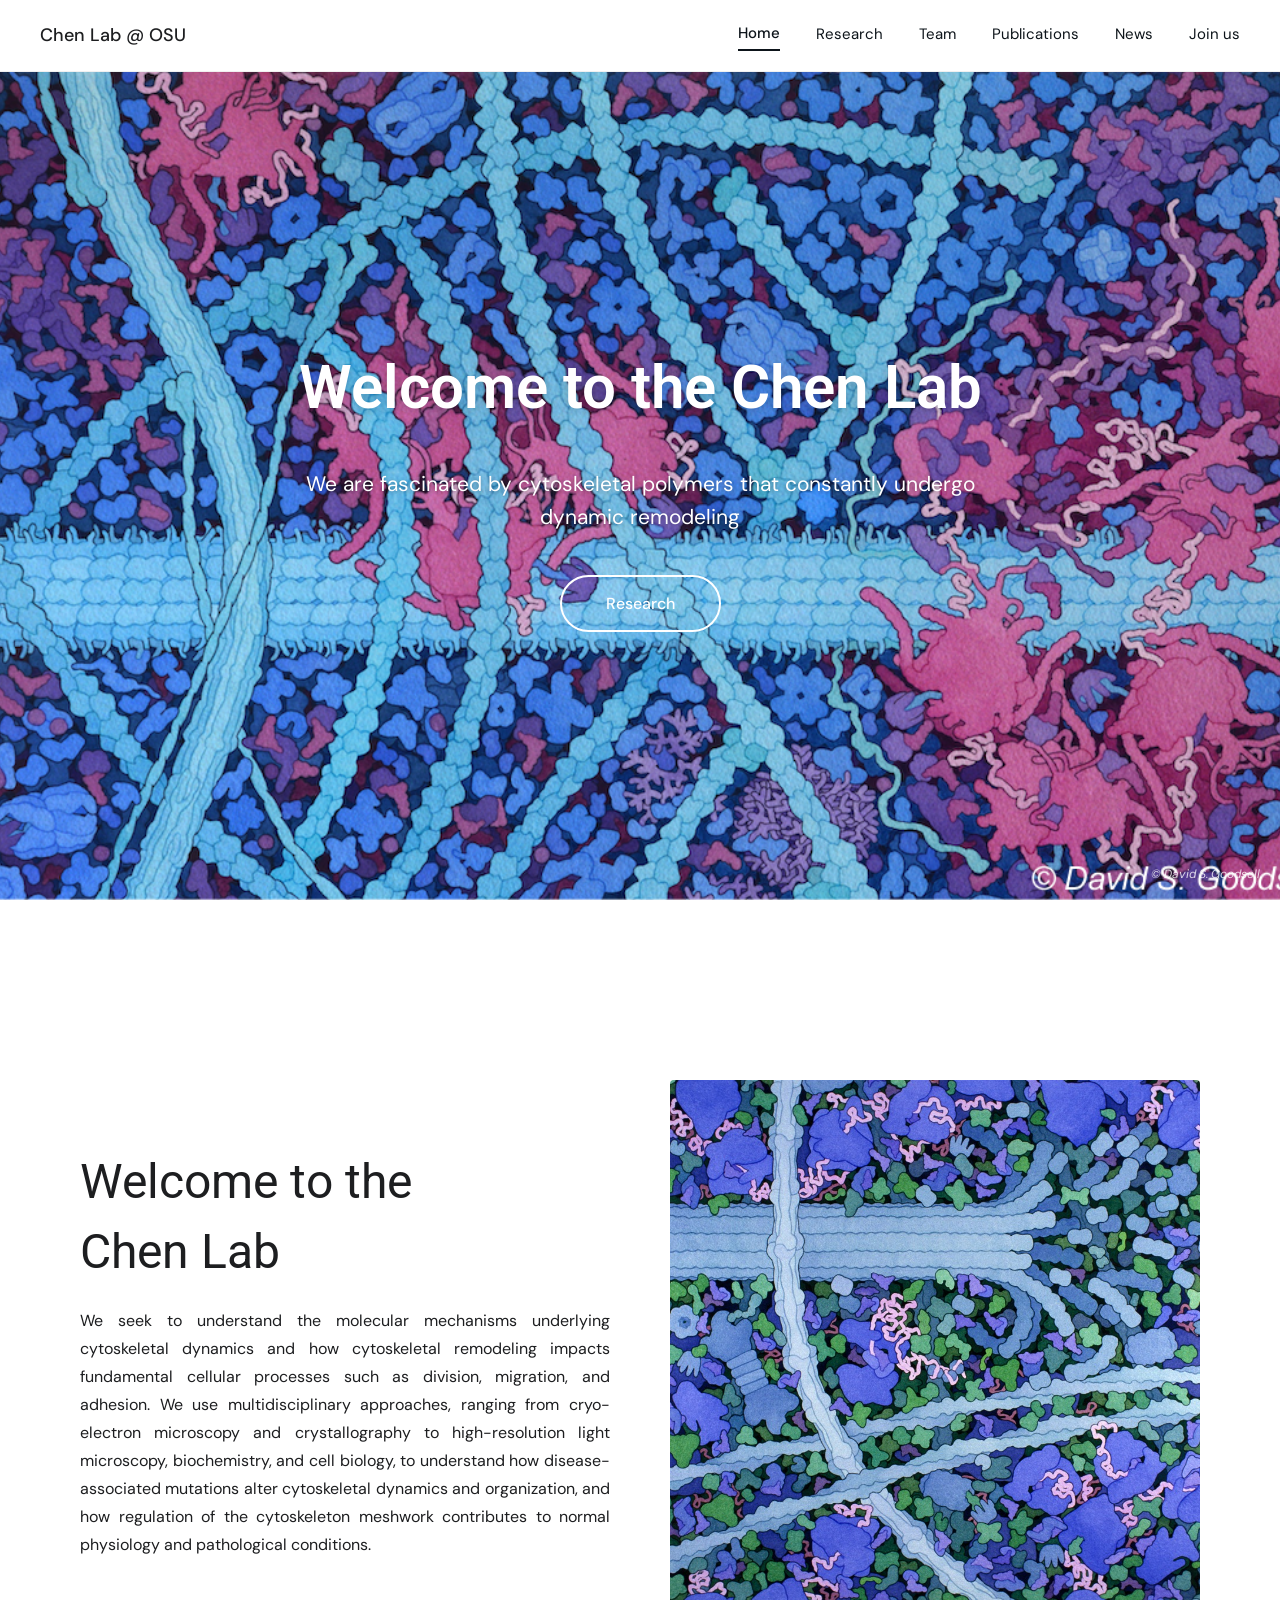
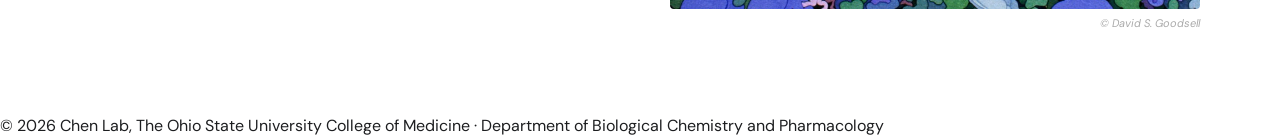
<file: index.html>
<!DOCTYPE html>
<html lang="en">
<head>
  <meta charset="UTF-8">
  <meta name="viewport" content="width=device-width, initial-scale=1.0">
  <title>Chen Lab | The Ohio State University</title>
  <link rel="stylesheet" href="css/style.css">
</head>
<body>
<header>
  <div class="nav-left">
        <a href="index.html" class="nav-site-title">Chen Lab @ OSU</a>
  </div>
  <nav>
    <a href="index.html" class="active">Home</a>
    <a href="research.html">Research</a>
    <a href="team.html">Team</a>
    <a href="publications.html">Publications</a>
    <a href="news.html">News</a>
    <a href="join-us.html">Join us</a>
  </nav>
</header>

<section class="hero">
  <img class="hero-bg" src="images/front-01.png" alt="Cytoskeletal illustration by David S. Goodsell">
  <div class="hero-content">
    <h1>Welcome to the Chen Lab</h1>
    <p>We are fascinated by cytoskeletal polymers that constantly undergo dynamic remodeling</p>
    <a href="research.html" class="btn-pill">Research</a>
  </div>
  <span class="hero-credit">&copy; David S. Goodsell</span>
</section>

<div class="two-col" style="padding-top: 180px;">
  <div class="two-col-text">
    <h3><span style="display:block;margin-bottom:14px;">Welcome to the</span>Chen Lab</h3>
    <p>We seek to understand the molecular mechanisms underlying cytoskeletal dynamics and how cytoskeletal remodeling impacts fundamental cellular processes such as division, migration, and adhesion. We use multidisciplinary approaches, ranging from cryo-electron microscopy and crystallography to high-resolution light microscopy, biochemistry, and cell biology, to understand how disease-associated mutations alter cytoskeletal dynamics and organization, and how regulation of the cytoskeleton meshwork contributes to normal physiology and pathological conditions.</p>
  </div>
  <div class="two-col-image">
    <img src="images/biosites-cytoplasm.jpg" alt="Cytoplasm illustration by David S. Goodsell">
    <p class="img-credit">&copy; David S. Goodsell</p>
  </div>
</div>

<footer>
  <p>&copy; 2026 Chen Lab, The Ohio State University College of Medicine &middot; Department of Biological Chemistry and Pharmacology</p>
</footer>
</body>
</html>
</file>
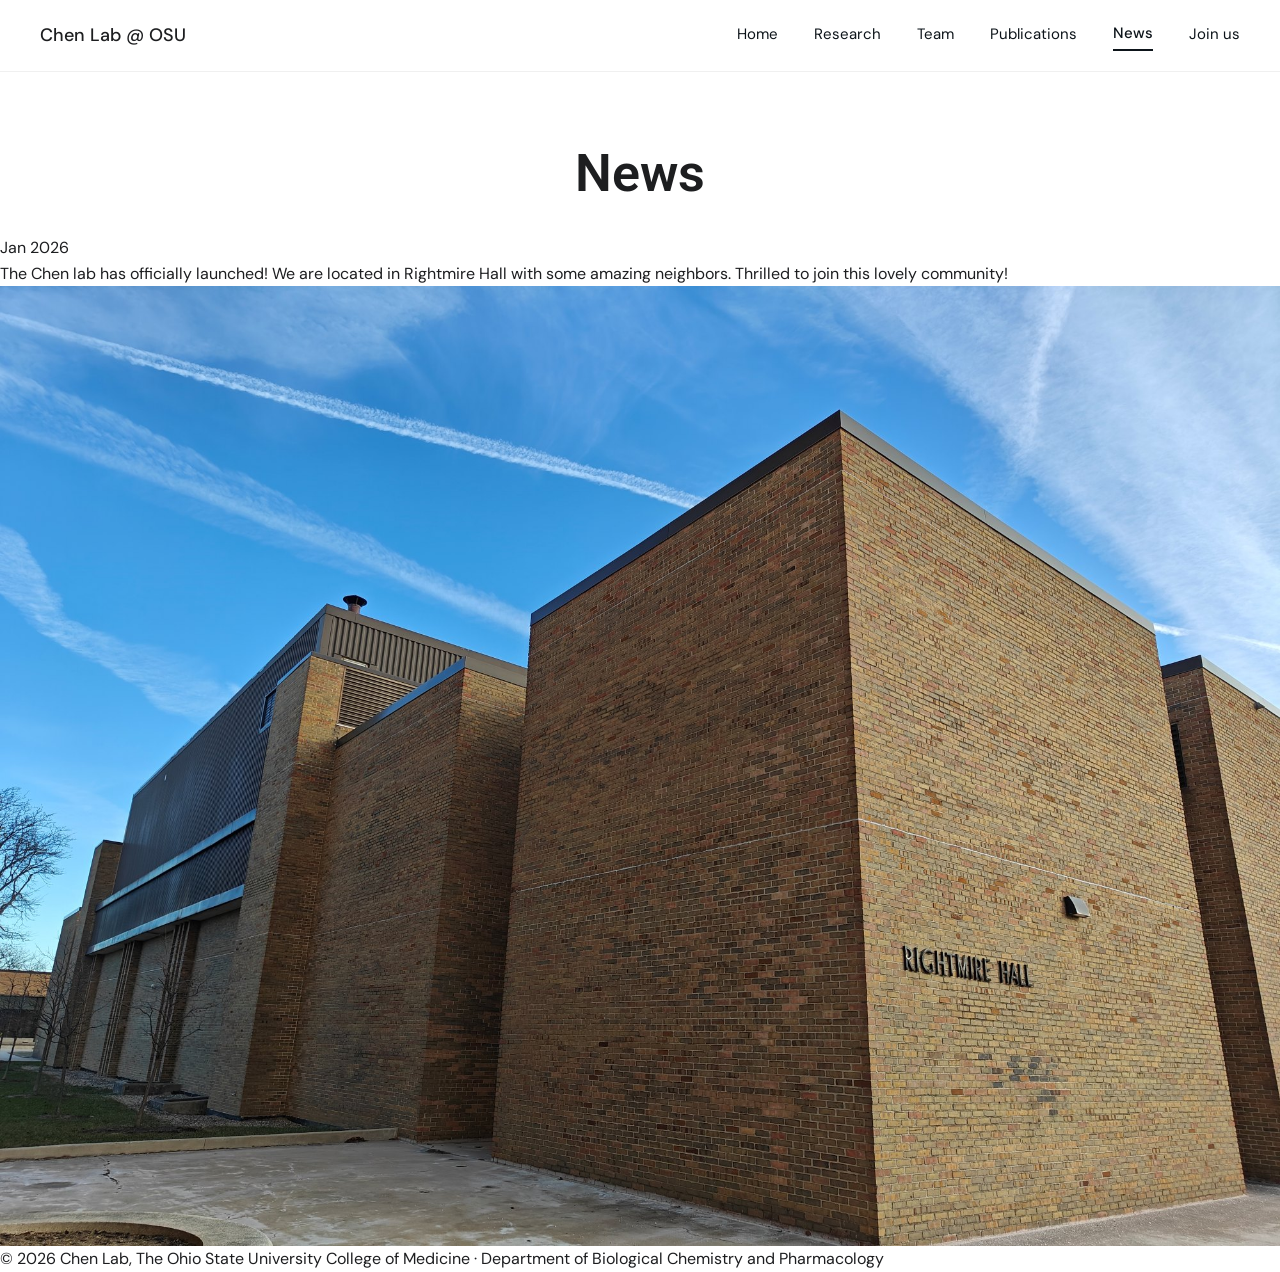
<file: news.html>
<!DOCTYPE html>
  <html lang="en">
  <head>
    <meta charset="UTF-8">
    <meta name="viewport" content="width=device-width, initial-scale=1.0">
    <title>News | Chen Lab</title>
    <link rel="stylesheet" href="css/style.css">
  </head>
  <body>
  <header>
    <div class="nav-left">
    <a href="index.html" class="nav-site-title">Chen Lab @ OSU</a>
  </div>
    <nav>
      <a href="index.html">Home</a>
      <a href="research.html">Research</a>
      <a href="team.html">Team</a>
      <a href="publications.html">Publications</a>
      <a href="news.html" class="active">News</a>
      <a href="join-us.html">Join us</a>
    </nav>
  </header>
  <div class="page-title-section">
    <h1>News</h1>
  </div>
  <div class="news-section">
    <div class="news-item">
      <div class="news-date">Jan 2026</div>
      <div class="news-text">
        <p>The Chen lab has officially launched! We are located in Rightmire Hall with some amazing neighbors. Thrilled to join this lovely community!</p>
      </div>
      <div class="news-img">
        <img src="images/RightmireHall.jpg" alt="Rightmire Hall at The Ohio State University">
      </div>
    </div>
  </div>
  <footer>
    <p>© 2026 Chen Lab, The Ohio State University College of Medicine · Department of Biological Chemistry and Pharmacology</p>
  </footer>
  </body>
  </html>
</file>
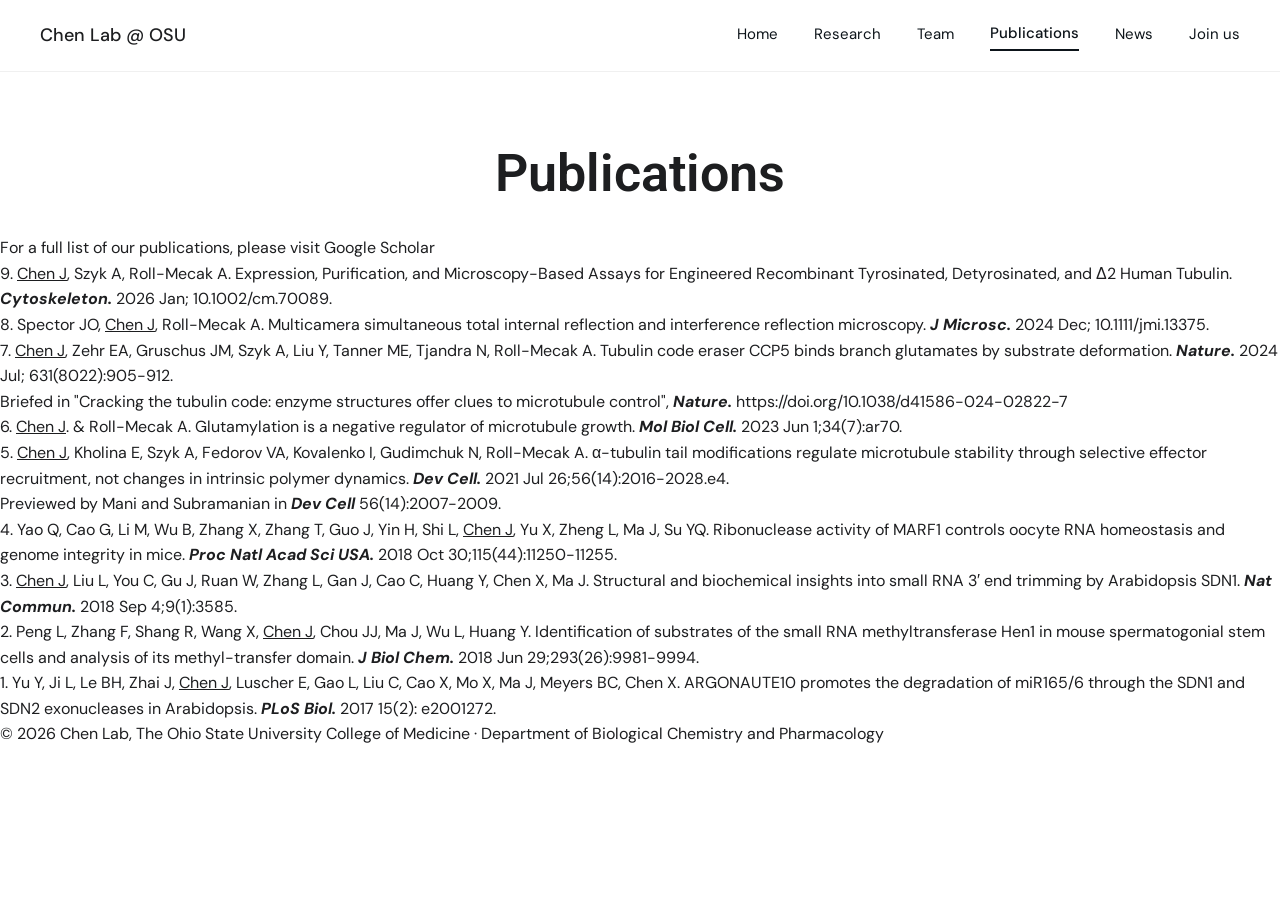
<file: publications.html>
<!DOCTYPE html>
<html lang="en">
<head>
  <meta charset="UTF-8">
    <meta name="viewport" content="width=device-width, initial-scale=1.0">
      <title>Publications | Chen Lab</title>
        <link rel="stylesheet" href="css/style.css">
        </head>
        <body>
        <header>
          <div class="nav-left">
    <a href="index.html" class="nav-site-title">Chen Lab @ OSU</a>
  </div>
                      <nav>
                          <a href="index.html">Home</a>
                              <a href="research.html">Research</a>
                                  <a href="team.html">Team</a>
                                      <a href="publications.html" class="active">Publications</a>
                                          <a href="news.html">News</a>
                                              <a href="join-us.html">Join us</a>
                                                </nav>
                                                </header>
                                                <div class="page-title-section">
                                                  <h1>Publications</h1>
                                                  </div>
                                                  <div class="publications-list">
                                                    <p class="google-scholar-note">For a full list of our publications, please visit <a href="https://scholar.google.com/citations?user=RG27PmgAAAAJ&hl=en" target="_blank" rel="noopener">Google Scholar</a></p>
                                                      <div class="pub-item">
                                                          <p><span class="pub-number">9.</span> <span style="text-decoration:underline;">Chen J</span>, Szyk A, Roll-Mecak A. Expression, Purification, and Microscopy-Based Assays for Engineered Recombinant Tyrosinated, Detyrosinated, and &#916;2 Human Tubulin. <strong><em>Cytoskeleton.</em></strong> 2026 Jan; 10.1002/cm.70089.</p>
                                                            </div>
                                                              <div class="pub-item">
                                                                  <p><span class="pub-number">8.</span> Spector JO, <span style="text-decoration:underline;">Chen J</span>, Roll-Mecak A. Multicamera simultaneous total internal reflection and interference reflection microscopy. <strong><em>J Microsc.</em></strong> 2024 Dec; 10.1111/jmi.13375.</p>
                                                                    </div>
                                                                      <div class="pub-item">
                                                                          <p><span class="pub-number">7.</span> <span style="text-decoration:underline;">Chen J</span>, Zehr EA, Gruschus JM, Szyk A, Liu Y, Tanner ME, Tjandra N, Roll-Mecak A. Tubulin code eraser CCP5 binds branch glutamates by substrate deformation. <strong><em>Nature.</em></strong> 2024 Jul; 631(8022):905-912.</p>
                                                                              <p class="pub-note">Briefed in "Cracking the tubulin code: enzyme structures offer clues to microtubule control", <strong><em>Nature.</em></strong> <a href="https://doi.org/10.1038/d41586-024-02822-7" target="_blank" rel="noopener">https://doi.org/10.1038/d41586-024-02822-7</a></p>
                                                                                </div>
                                                                                  <div class="pub-item">
                                                                                      <p><span class="pub-number">6.</span> <span style="text-decoration:underline;">Chen J</span>. &amp; Roll-Mecak A. Glutamylation is a negative regulator of microtubule growth. <strong><em>Mol Biol Cell.</em></strong> 2023 Jun 1;34(7):ar70.</p>
                                                                                        </div>
                                                                                          <div class="pub-item">
                                                                                              <p><span class="pub-number">5.</span> <span style="text-decoration:underline;">Chen J</span>, Kholina E, Szyk A, Fedorov VA, Kovalenko I, Gudimchuk N, Roll-Mecak A. &#945;-tubulin tail modifications regulate microtubule stability through selective effector recruitment, not changes in intrinsic polymer dynamics. <strong><em>Dev Cell.</em></strong> 2021 Jul 26;56(14):2016-2028.e4.</p>
    <p class="pub-note">Previewed by Mani and Subramanian in <strong><em>Dev Cell</em></strong> 56(14):2007-2009.</p>
                                                                                                </div>
                                                                                                  <div class="pub-item">
                                                                                                      <p><span class="pub-number">4.</span> Yao Q, Cao G, Li M, Wu B, Zhang X, Zhang T, Guo J, Yin H, Shi L, <span style="text-decoration:underline;">Chen J</span>, Yu X, Zheng L, Ma J, Su YQ. Ribonuclease activity of MARF1 controls oocyte RNA homeostasis and genome integrity in mice. <strong><em>Proc Natl Acad Sci USA.</em></strong> 2018 Oct 30;115(44):11250-11255.</p>
                                                                                                        </div>
                                                                                                          <div class="pub-item">
                                                                                                              <p><span class="pub-number">3.</span> <span style="text-decoration:underline;">Chen J</span>, Liu L, You C, Gu J, Ruan W, Zhang L, Gan J, Cao C, Huang Y, Chen X, Ma J. Structural and biochemical insights into small RNA 3&#8242; end trimming by Arabidopsis SDN1. <strong><em>Nat Commun.</em></strong> 2018 Sep 4;9(1):3585.</p>
                                                                                                                </div>
                                                                                                                  <div class="pub-item">
                                                                                                                      <p><span class="pub-number">2.</span> Peng L, Zhang F, Shang R, Wang X, <span style="text-decoration:underline;">Chen J</span>, Chou JJ, Ma J, Wu L, Huang Y. Identification of substrates of the small RNA methyltransferase Hen1 in mouse spermatogonial stem cells and analysis of its methyl-transfer domain. <strong><em>J Biol Chem.</em></strong> 2018 Jun 29;293(26):9981-9994.</p>
                                                                                                                        </div>
                                                                                                                          <div class="pub-item">
                                                                                                                              <p><span class="pub-number">1.</span> Yu Y, Ji L, Le BH, Zhai J, <span style="text-decoration:underline;">Chen J</span>, Luscher E, Gao L, Liu C, Cao X, Mo X, Ma J, Meyers BC, Chen X. ARGONAUTE10 promotes the degradation of miR165/6 through the SDN1 and SDN2 exonucleases in Arabidopsis. <strong><em>PLoS Biol.</em></strong> 2017 15(2): e2001272.</p>
                                                                                                                                </div>
                                                                                                                                </div>
                                                                                                                                <footer>
                                                                                                                                  <p>© 2026 Chen Lab, The Ohio State University College of Medicine · Department of Biological Chemistry and Pharmacology</p>
                                                                                                                                  </footer>
                                                                                                                                  </body>
                                                                                                                                  </html>
</file>
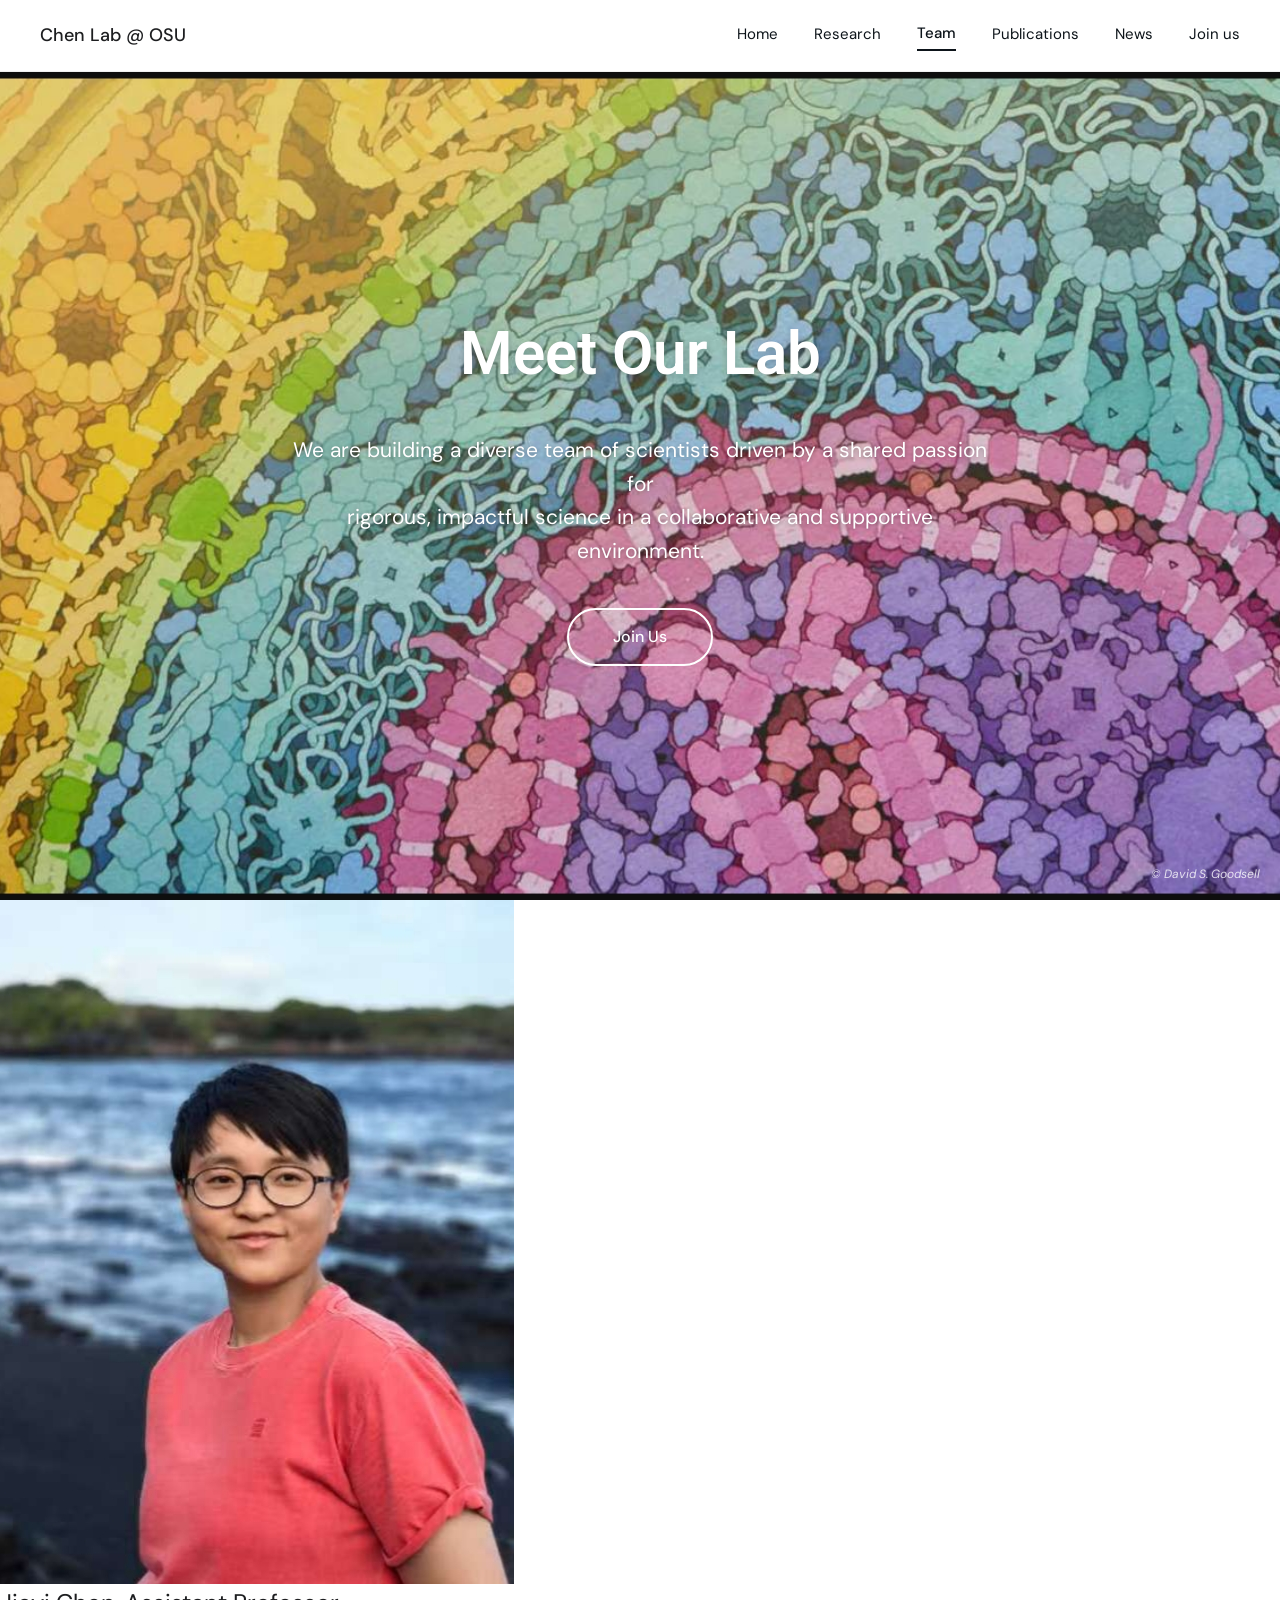
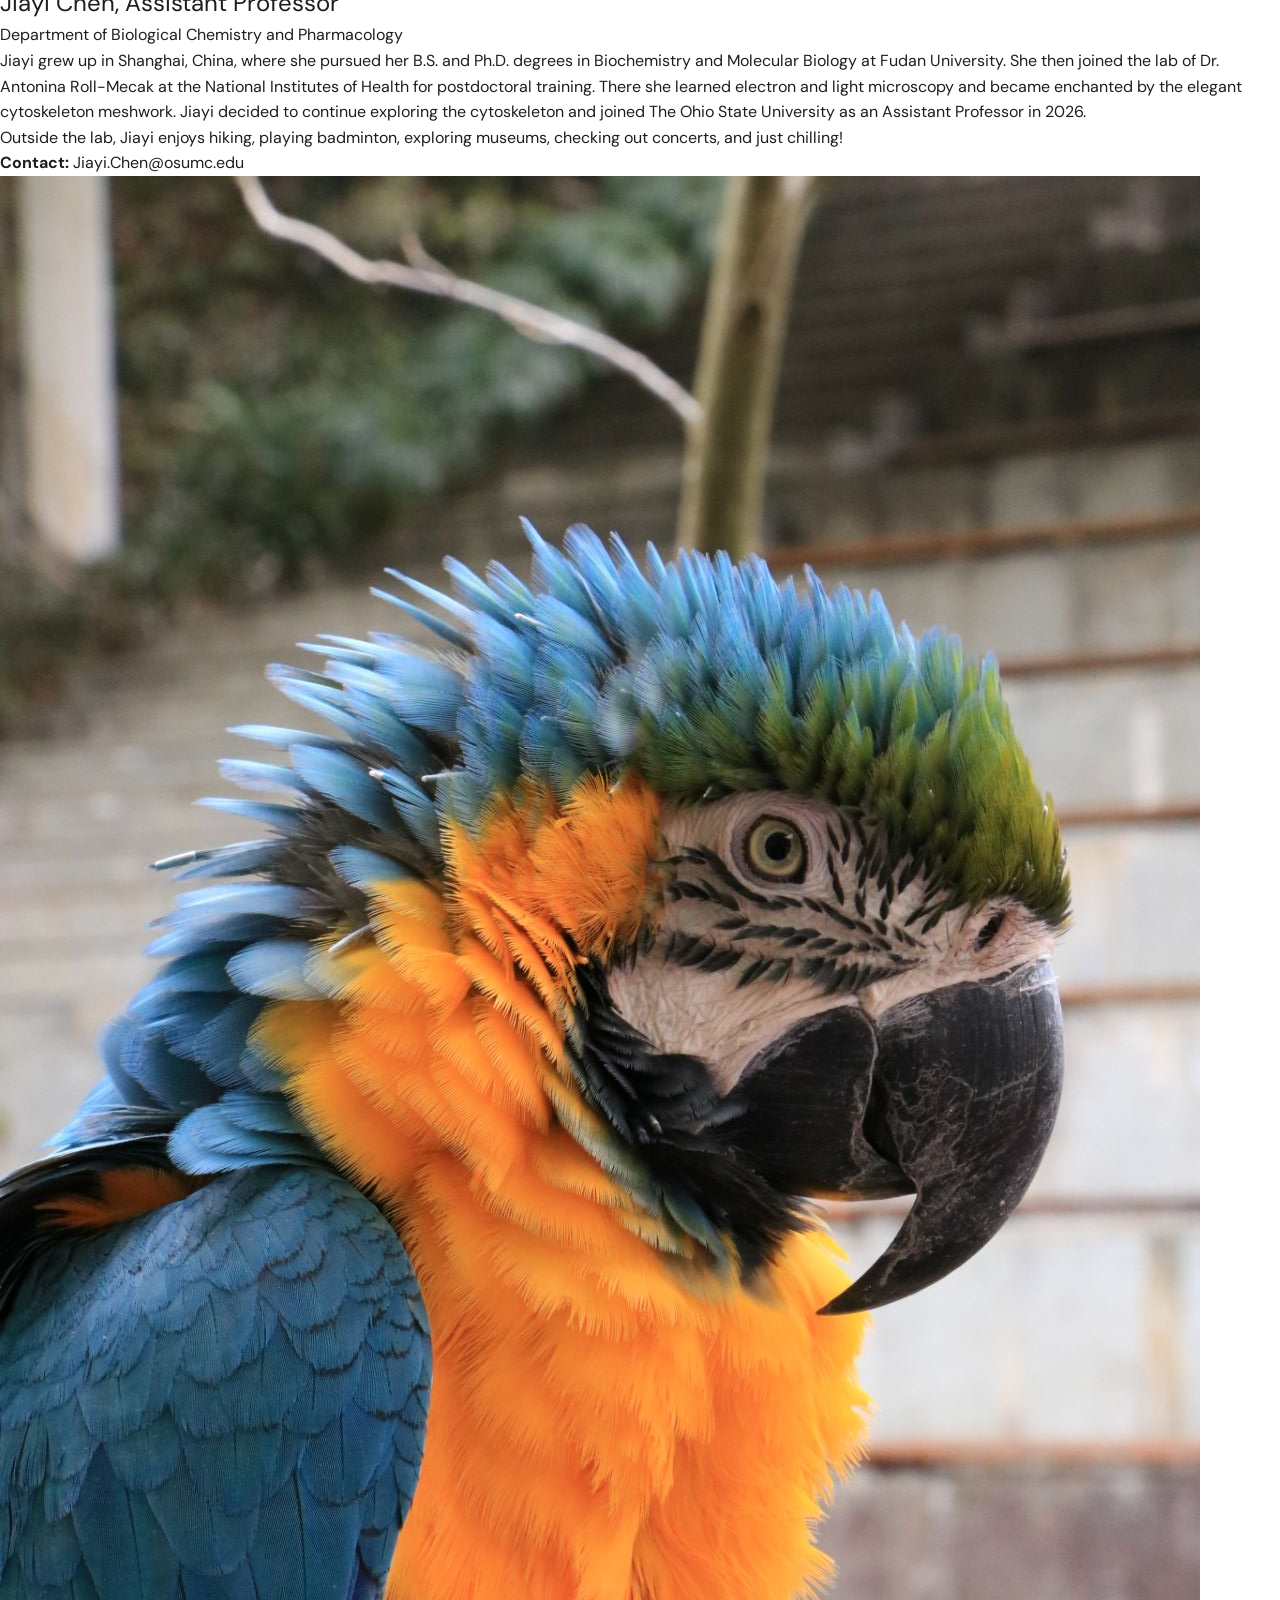
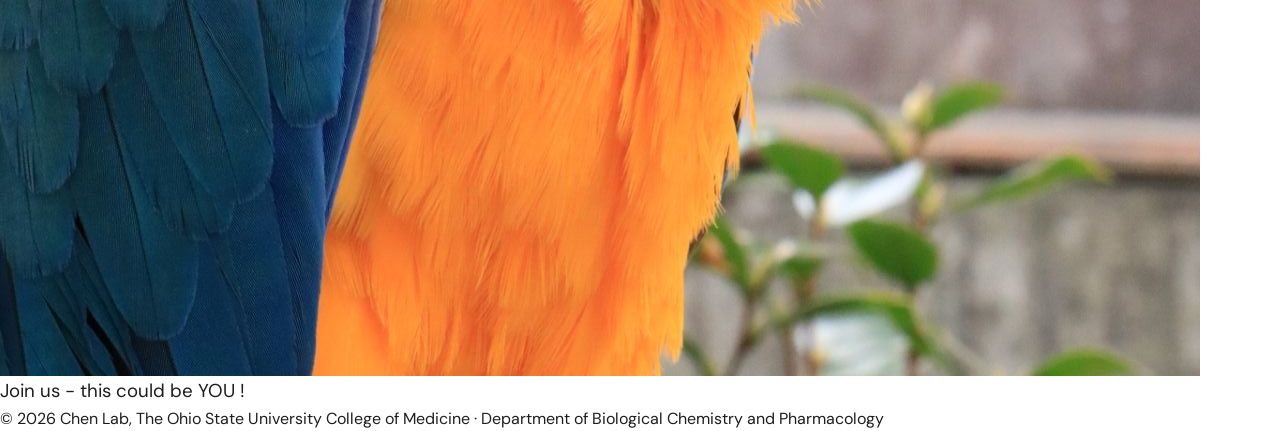
<file: team.html>
<!DOCTYPE html>
<html lang="en">
<head>
  <meta charset="UTF-8">
  <meta name="viewport" content="width=device-width, initial-scale=1.0">
  <title>Team | Chen Lab</title>
  <link rel="stylesheet" href="css/style.css">
</head>
<body>
<header>
  <div class="nav-left">
        <a href="index.html" class="nav-site-title">Chen Lab @ OSU</a>
  </div>
  <nav>
    <a href="index.html">Home</a>
    <a href="research.html">Research</a>
    <a href="team.html" class="active">Team</a>
    <a href="publications.html">Publications</a>
    <a href="news.html">News</a>
    <a href="join-us.html">Join us</a>
  </nav>
</header>
<section class="hero">
  <img class="hero-bg hero-bg-crop" src="images/team-hero.webp" alt="Cytoskeletal illustration by David S. Goodsell">
  <div class="hero-content">
    <h1>Meet Our Lab</h1>
    <p>We are building a diverse team of scientists driven by a shared passion for<br>rigorous, impactful science in a collaborative and supportive environment.</p>
    <a href="join-us.html" class="btn-pill">Join Us</a>
  </div>
  <span class="hero-credit">&copy; David S. Goodsell</span>
</section>
<div class="team-member">
  <div>
    <img src="images/Jiayi.jpg" alt="Jiayi Chen">
  </div>
  <div class="team-member-info">
    <h2 style="font-weight:400;">Jiayi Chen, Assistant Professor</h2>
    <p class="dept">Department of Biological Chemistry and Pharmacology</p>
    <p>Jiayi grew up in Shanghai, China, where she pursued her B.S. and Ph.D. degrees in Biochemistry and Molecular Biology at Fudan University. She then joined the lab of Dr. Antonina Roll-Mecak at the National Institutes of Health for postdoctoral training. There she learned electron and light microscopy and became enchanted by the elegant cytoskeleton meshwork. Jiayi decided to continue exploring the cytoskeleton and joined The Ohio State University as an Assistant Professor in 2026.</p>
    <p>Outside the lab, Jiayi enjoys hiking, playing badminton, exploring museums, checking out concerts, and just chilling!</p>
    <p class="contact"><strong>Contact:</strong> <a href="mailto:Jiayi.Chen@osumc.edu">Jiayi.Chen@osumc.edu</a></p>
  </div>
</div>
<div class="team-placeholder">
  <div>
    <img src="images/bird.JPG" alt="Join us!">
  </div>
  <div>
    <h3 style="font-weight:400;color:#1D1E20;">Join us - this could be YOU !</h3>
  </div>
</div>
<footer>
  <p>&copy; 2026 Chen Lab, The Ohio State University College of Medicine &middot; Department of Biological Chemistry and Pharmacology</p>
</footer>
</body>
</html>
</file>
<file: css/style.css>
/* ===== CHEN LAB - Global Styles ===== */
@import url('https://fonts.googleapis.com/css2?family=Roboto:wght@400;600;700&family=DM+Sans:wght@400;500&display=swap');

*, *::before, *::after { box-sizing: border-box; margin: 0; padding: 0; }
html { scroll-behavior: smooth; }
body { font-family: 'DM Sans', sans-serif; color: #1D1E20; background: #fff; font-size: 16px; line-height: 1.6; }
a { color: inherit; text-decoration: none; }
img { max-width: 100%; height: auto; display: block; }

/* NAV */
header { position: sticky; top: 0; z-index: 100; background: #fff; border-bottom: 1px solid #f0f0f0; padding: 0 40px; height: 72px; display: flex; align-items: center; justify-content: space-between; }
.nav-left { display: flex; align-items: center; gap: 16px; flex-shrink: 0; }
.nav-site-title { font-family: 'DM Sans', sans-serif; font-size: 18px; font-weight: 500; color: #1D1E20; white-space: nowrap; }
.nav-logo img { height: 52px; width: auto; max-width: none; }
nav { display: flex; align-items: center; gap: 36px; }
nav a { font-family: 'DM Sans', sans-serif; font-size: 15px; color: #0D141A; padding-bottom: 4px; transition: border-bottom 0.2s; }
nav a:hover { border-bottom: 2px solid #0D141A; }
nav a.active { border-bottom: 2px solid #0D141A; font-weight: 500; }

/* HERO */
.hero { position: relative; width: 100%; min-height: calc(100vh - 72px); display: flex; flex-direction: column; align-items: center; justify-content: center; text-align: center; overflow: hidden; padding: 80px 40px; }
.hero-bg { position: absolute; inset: 0; width: 100%; height: 100%; object-fit: cover; object-position: center; z-index: 0; }
.hero-bg-crop { top: -8%; bottom: -8%; height: 116%; }
.hero-content { position: relative; z-index: 1; max-width: 900px; width: 100%; padding: 0 20px; }
.hero h1 { font-family: 'Roboto', sans-serif; font-size: 60px; font-weight: 600; color: #fff; margin-bottom: 32px; text-shadow: 0 2px 8px rgba(0,0,0,0.2); }
.hero p { font-family: 'DM Sans', sans-serif; font-size: 21px; color: #fff; max-width: 700px; white-space: normal; margin: 0 auto 40px; text-shadow: 0 1px 4px rgba(0,0,0,0.3); }
.hero-credit { position: absolute; bottom: 16px; right: 20px; font-size: 12px; color: rgba(255,255,255,0.8); z-index: 1; font-style: italic; }

/* BUTTON */
.btn-pill { display: inline-block; padding: 14px 44px; border: 2px solid #fff; border-radius: 50px; color: #fff; font-family: 'DM Sans', sans-serif; font-size: 16px; font-weight: 500; background: transparent; cursor: pointer; transition: background 0.2s; }
.btn-pill:hover { background: rgba(255,255,255,0.15); }

/* TWO COLUMN */
.two-col { display: grid; grid-template-columns: 1fr 1fr; gap: 60px; align-items: center; max-width: 1200px; margin: 0 auto; padding: 80px 40px; }
.two-col-text h2, .two-col-text h3 { font-family: 'Roboto', sans-serif; font-size: 48px; font-weight: 400; color: #1D1E20; line-height: 1.15; margin-bottom: 28px; }
.two-col-text p { font-size: 16px; color: #1D1E20; text-align: justify; line-height: 1.75; }
.two-col-image img { border-radius: 4px; }
.two-col-image .img-credit { font-size: 11px; color: #aaa; text-align: right; margin-top: 6px; font-style: italic; }

/* PAGE TITLE */
.page-title-section { text-align: center; padding: 60px 40px 20px; }
.page-title-section h1 { font-family: 'Roboto', sans-serif; font-size: 52px; font-weight: 600; color: #1D1E20; }

/* SECTION DIVIDER */
.section-divider { display: flex; align-items: center; gap: 24px; max-width: 1200px; margin: 20px auto; padding: 0 40px; }
.section-divider hr { flex: 1; border: none; border-top: 2px solid #1D1E20; }
.section-divider h2 { font-family: 'Roboto', sans-serif; font-size: 40px; font-weight: 600; color: #1D1E20; white-space: nowrap; }

/* RESEARCH */
.research-intro { max-width: 1100px; margin: 0 auto 20px; padding: 0 40px; text-align: center; }
.research-intro p { font-size: 16px; line-height: 1.75; }
.research-figures { display: grid; grid-template-columns: 1fr 1fr; gap: 24px; max-width: 1200px; margin: 0 auto; padding: 20px 40px 40px; align-items: center; }
.two-col-research { display: grid; grid-template-columns: 1fr 1fr; gap: 48px; align-items: start; max-width: 1200px; margin: 0 auto; padding: 20px 40px 40px; }
.two-col-research p { font-size: 16px; line-height: 1.75; text-align: justify; }
.two-col-research img { width: 100%; border-radius: 4px; }
.paper-link { display: inline-block; margin-top: 20px; padding: 10px 28px; border: 1.5px solid #1D1E20; border-radius: 50px; font-size: 14px; color: #1D1E20; transition: background 0.2s; }
.paper-link:hover { background: #f5f5f5; }
.research-section { max-width: 1200px; margin: 0 auto; padding: 40px 40px; }
.research-section h2 { font-family: 'Roboto', sans-serif; font-size: 30px; font-weight: 400; margin-bottom: 24px; }

/* METHODS */
.methods-grid { display: grid; grid-template-columns: 1fr 1fr 1fr 1fr; gap: 16px; margin-bottom: 40px; }
.methods-grid img { width: 100%; height: 180px; object-fit: cover; border-radius: 4px; }
.methods-two-col { display: grid; grid-template-columns: 1fr 1fr; gap: 48px; margin-top: 32px; }
.method-block h3 { font-family: 'Roboto', sans-serif; font-size: 22px; font-weight: 400; margin-bottom: 20px; }
.method-block img { width: 100%; height: auto; border-radius: 4px; margin-bottom: 12px; }
.method-label-row { display: flex; align-items: center; gap: 16px; margin-bottom: 8px; font-size: 14px; }
.method-label-row span { min-width: 130px; color: #555; }
.method-label-row img { height: 60px; width: auto; max-width: 200px; 
.methods-caption { text-align: center; padding: 32px 40px 48px; font-size: 16px; color: #555; font-style: italic; max-width: 900px; margin: 0 auto; }

/* TEAM */
.team-member { display: grid; grid-template-columns: 1fr 2fr; gap: 60px; align-items: start; max-width: 1200px; margin: 0 auto; padding: 60px 40px; }
.team-member img { width: 100%; border-radius: 4px; }
.team-member-info h2 { font-family: 'Roboto', sans-serif; font-size: 32px; font-weight: 600; color: #1D1E20; margin-bottom: 6px; }
.team-member-info .dept { font-size: 18px; color: #666; margin-bottom: 24px; font-style: italic; }
.team-member-info p { font-size: 16px; line-height: 1.75; margin-bottom: 16px; }
.team-member-info .contact { margin-top: 24px; font-size: 16px; }
.team-member-info .contact a { text-decoration: underline; }
.team-placeholder { display: grid; grid-template-columns: 1fr 2fr; gap: 60px; align-items: center; max-width: 1200px; margin: 0 auto; padding: 0 40px 60px; }
.team-placeholder img { width: 100%; border-radius: 4px; }
.team-placeholder h3 { font-family: 'Roboto', sans-serif; font-size: 28px; font-weight: 600; color: #888; }

/* PUBLICATIONS */
.publications-list { max-width: 1000px; margin: 0 auto; padding: 20px 40px 80px; }
.publications-list .google-scholar-note { font-size: 16px; margin-bottom: 40px; }
.publications-list .google-scholar-note a { text-decoration: underline; }
.pub-item { margin-bottom: 32px; font-size: 16px; line-height: 1.75; }
.pub-item a { text-decoration: underline; }
.pub-item em { font-style: italic; }
.pub-item .pub-note { margin-top: 8px; margin-left: 32px; font-size: 15px; color: #555; }

/* NEWS */
.news-section { max-width: 1200px; margin: 0 auto; padding: 20px 40px 80px; }
.news-item { display: grid; grid-template-columns: 120px 1fr 1fr; gap: 40px; align-items: center; padding: 40px 0; border-bottom: 1px solid #f0f0f0; }
.news-item:last-child { border-bottom: none; }
.news-date { font-family: 'Roboto', sans-serif; font-size: 16px; font-weight: 600; }
.news-text { font-size: 16px; line-height: 1.75; }
.news-img img { width: 100%; border-radius: 4px; }

/* JOIN US */
.join-intro { max-width: 1000px; margin: 0 auto; padding: 48px 40px 24px; }
.join-intro p { font-size: 20px; line-height: 1.6; margin-bottom: 8px; }
.join-content { display: grid; grid-template-columns: 1fr 1fr; gap: 60px; align-items: start; max-width: 1200px; margin: 0 auto; padding: 24px 40px 80px; }
.join-content img { width: 100%; border-radius: 4px; }
.join-openings h2 { font-family: 'Roboto', sans-serif; font-size: 24px; font-weight: 600; margin-bottom: 24px; }
.join-openings .position { margin-bottom: 20px; font-size: 16px; line-height: 1.7; }
.join-openings .position strong { display: block; font-weight: 600; margin-bottom: 2px; }

/* FOOTER */
footer { background: #f8f8f8; padding: 32px 40px; text-align: center; font-size: 13px; color: #888; border-top: 1px solid #e8e8e8; }

/* RESPONSIVE */
@media (max-width: 900px) {
    header { padding: 12px 20px; height: auto; flex-wrap: wrap; gap: 12px; }
    nav { gap: 18px; flex-wrap: wrap; }
    .hero h1 { font-size: 36px; }
    .hero { min-height: 500px; }
    .two-col, .two-col-research, .research-figures, .team-member, .team-placeholder, .join-content, .methods-two-col { grid-template-columns: 1fr; gap: 32px; padding: 40px 20px; }
    .methods-grid { grid-template-columns: 1fr 1fr; }
    .news-item { grid-template-columns: 1fr; gap: 16px; }
    .page-title-section { padding: 40px 20px 10px; }
    .section-divider, .research-intro, .research-section, .publications-list, .news-section { padding-left: 20px; padding-right: 20px; }
    .join-intro { padding: 32px 20px 16px; }
    .research-figures { padding: 20px; }
    .read-more-link { display: inline; font-size: 14px; color: #555; font-style: italic; white-space: nowrap; }
    .read-more-link:hover { opacity: 0.7; }
    .home-heading { font-family: 'Roboto', sans-serif; font-size: 48px; font-weight: 400; color: #1D1E20; line-height: 1.15; margin-bottom: 28px; }
    .home-heading-line { display: block; }
    .home-heading-line:first-child { margin-bottom: 14px; }
    /* Methods grid with labels above image pairs */
  .methods-grid-labeled { display: grid; grid-template-columns: 1fr 1fr; gap: 24px; margin-bottom: 40px; }
    .methods-grid-group {}
    .methods-grid-label { font-family: 'Roboto', sans-serif !important; font-size: 22px !important; font-weight: 400 !important; margin-bottom: 12px; color: #1D1E20; }
    .methods-grid-images { display: grid; grid-template-columns: 1fr 1fr; gap: 16px; }
    .methods-grid-images img { width: 100%; height: 180px; object-fit: cover; border-radius: 4px; }
}
</file>
